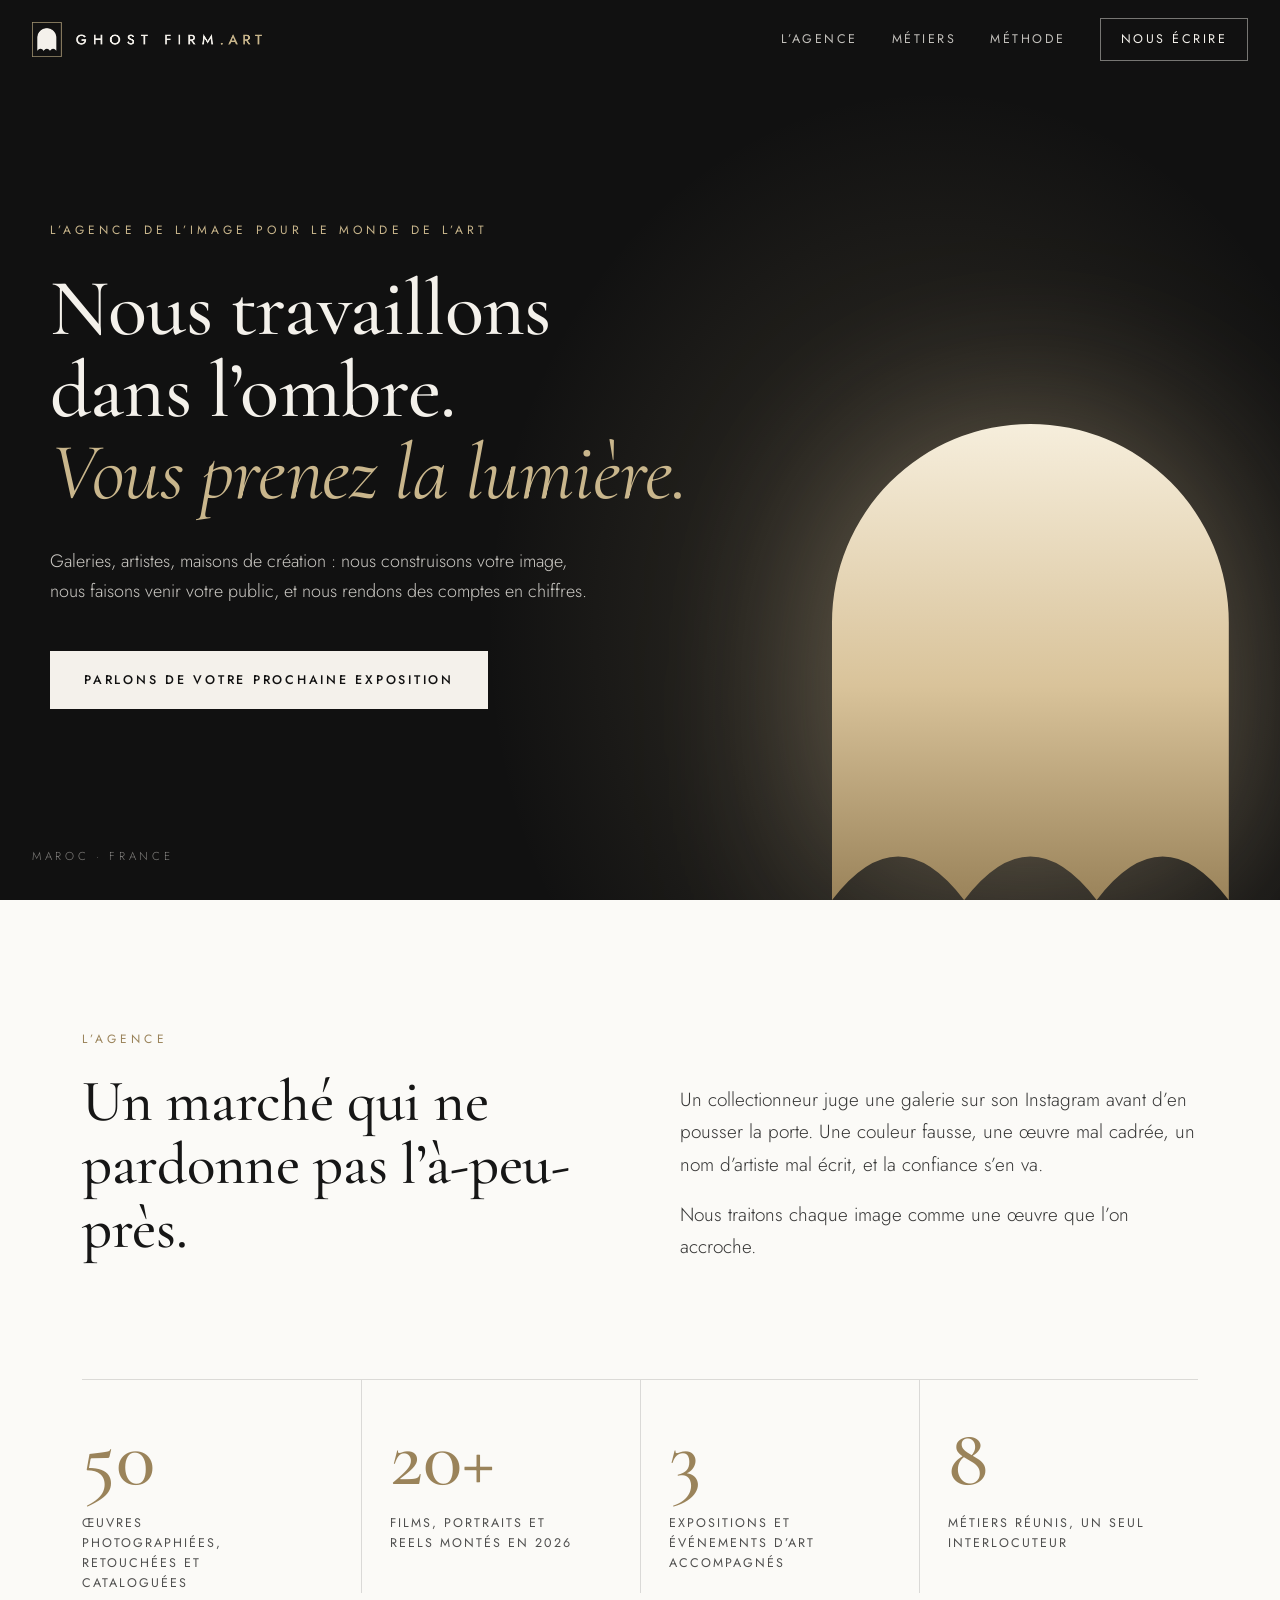
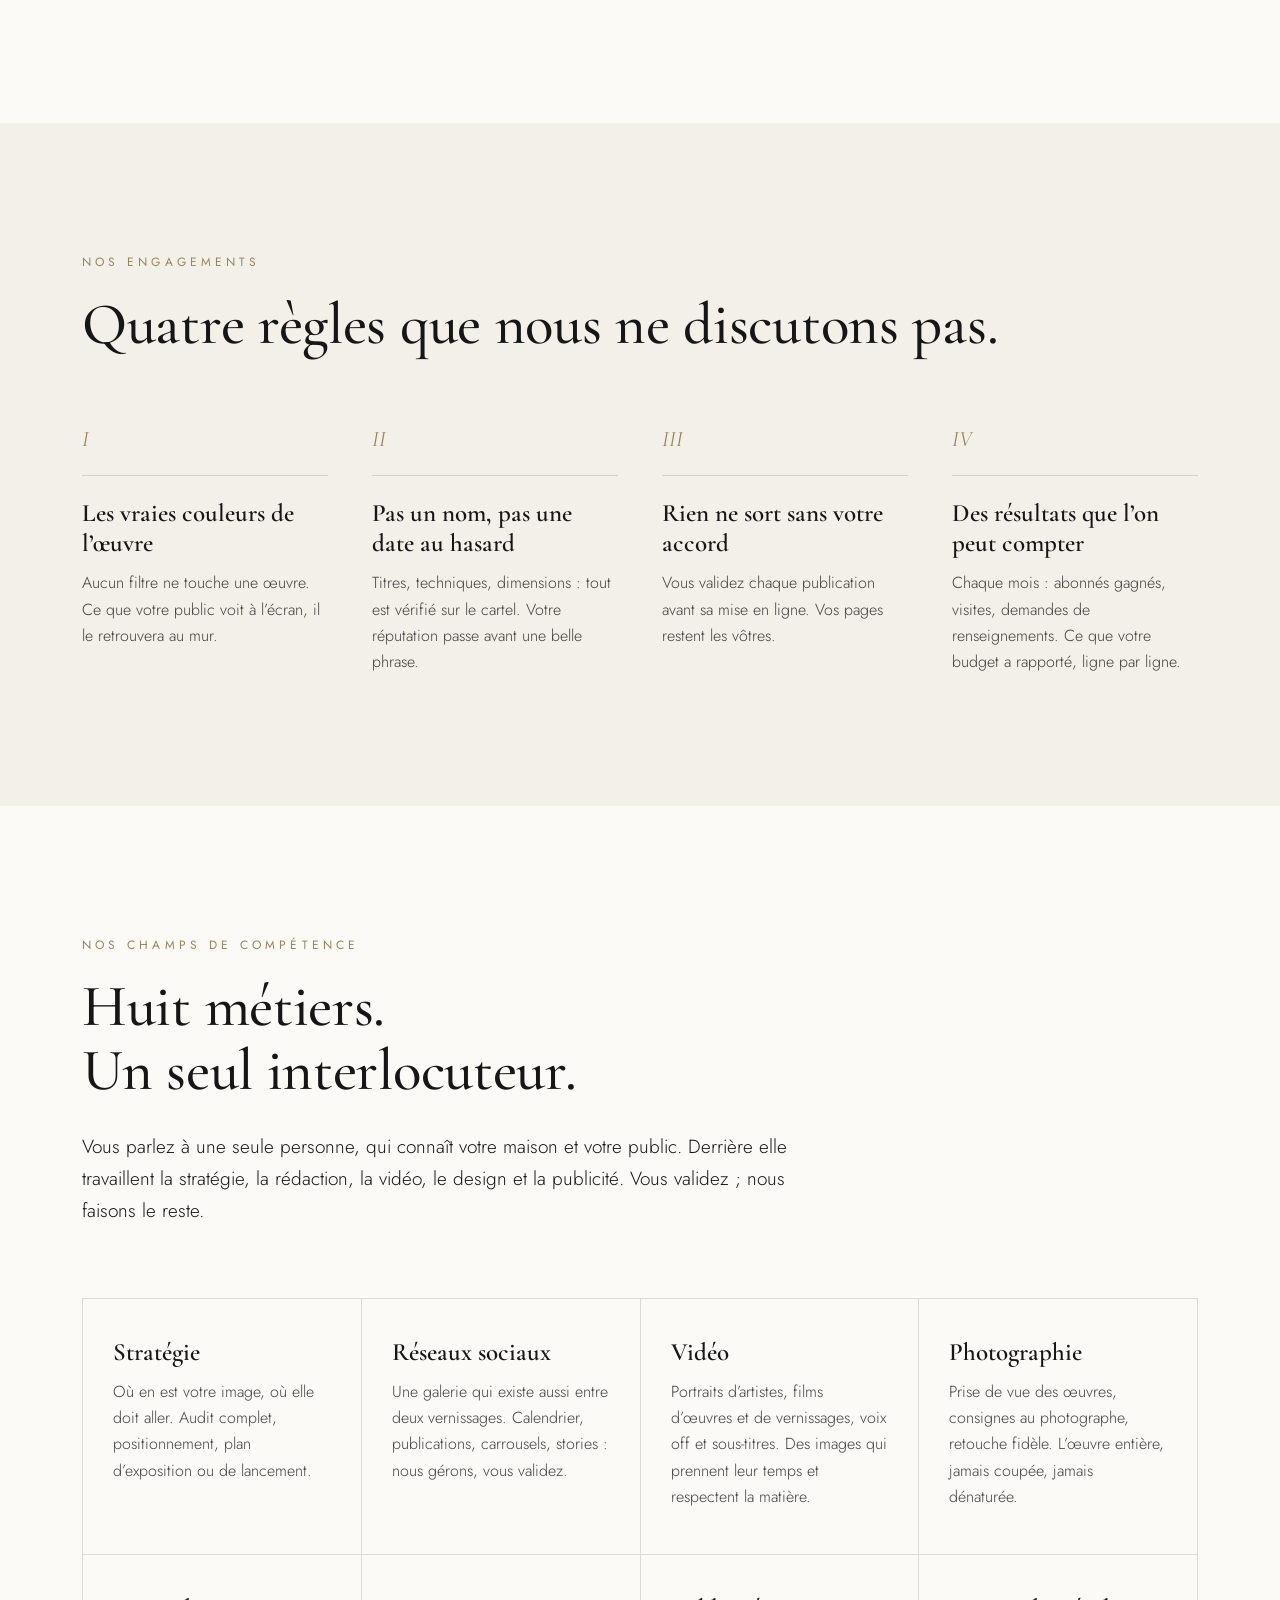
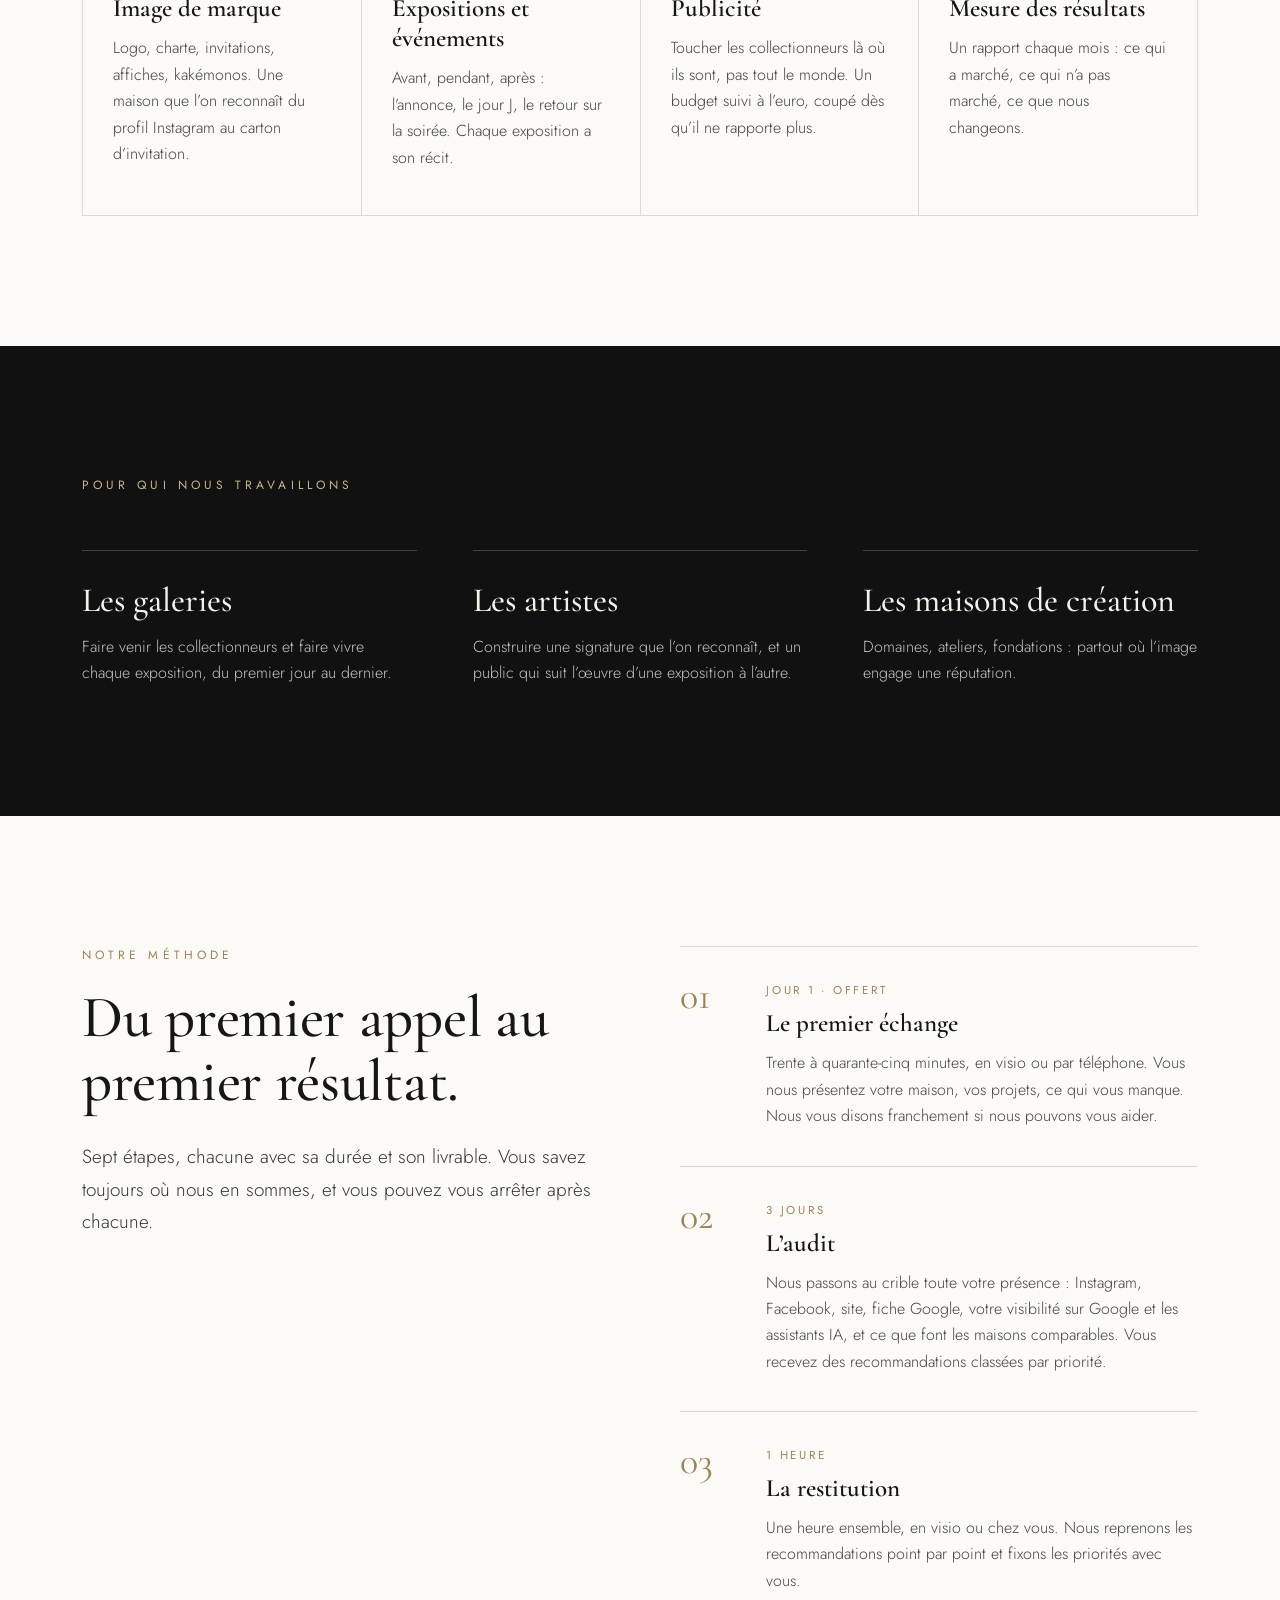
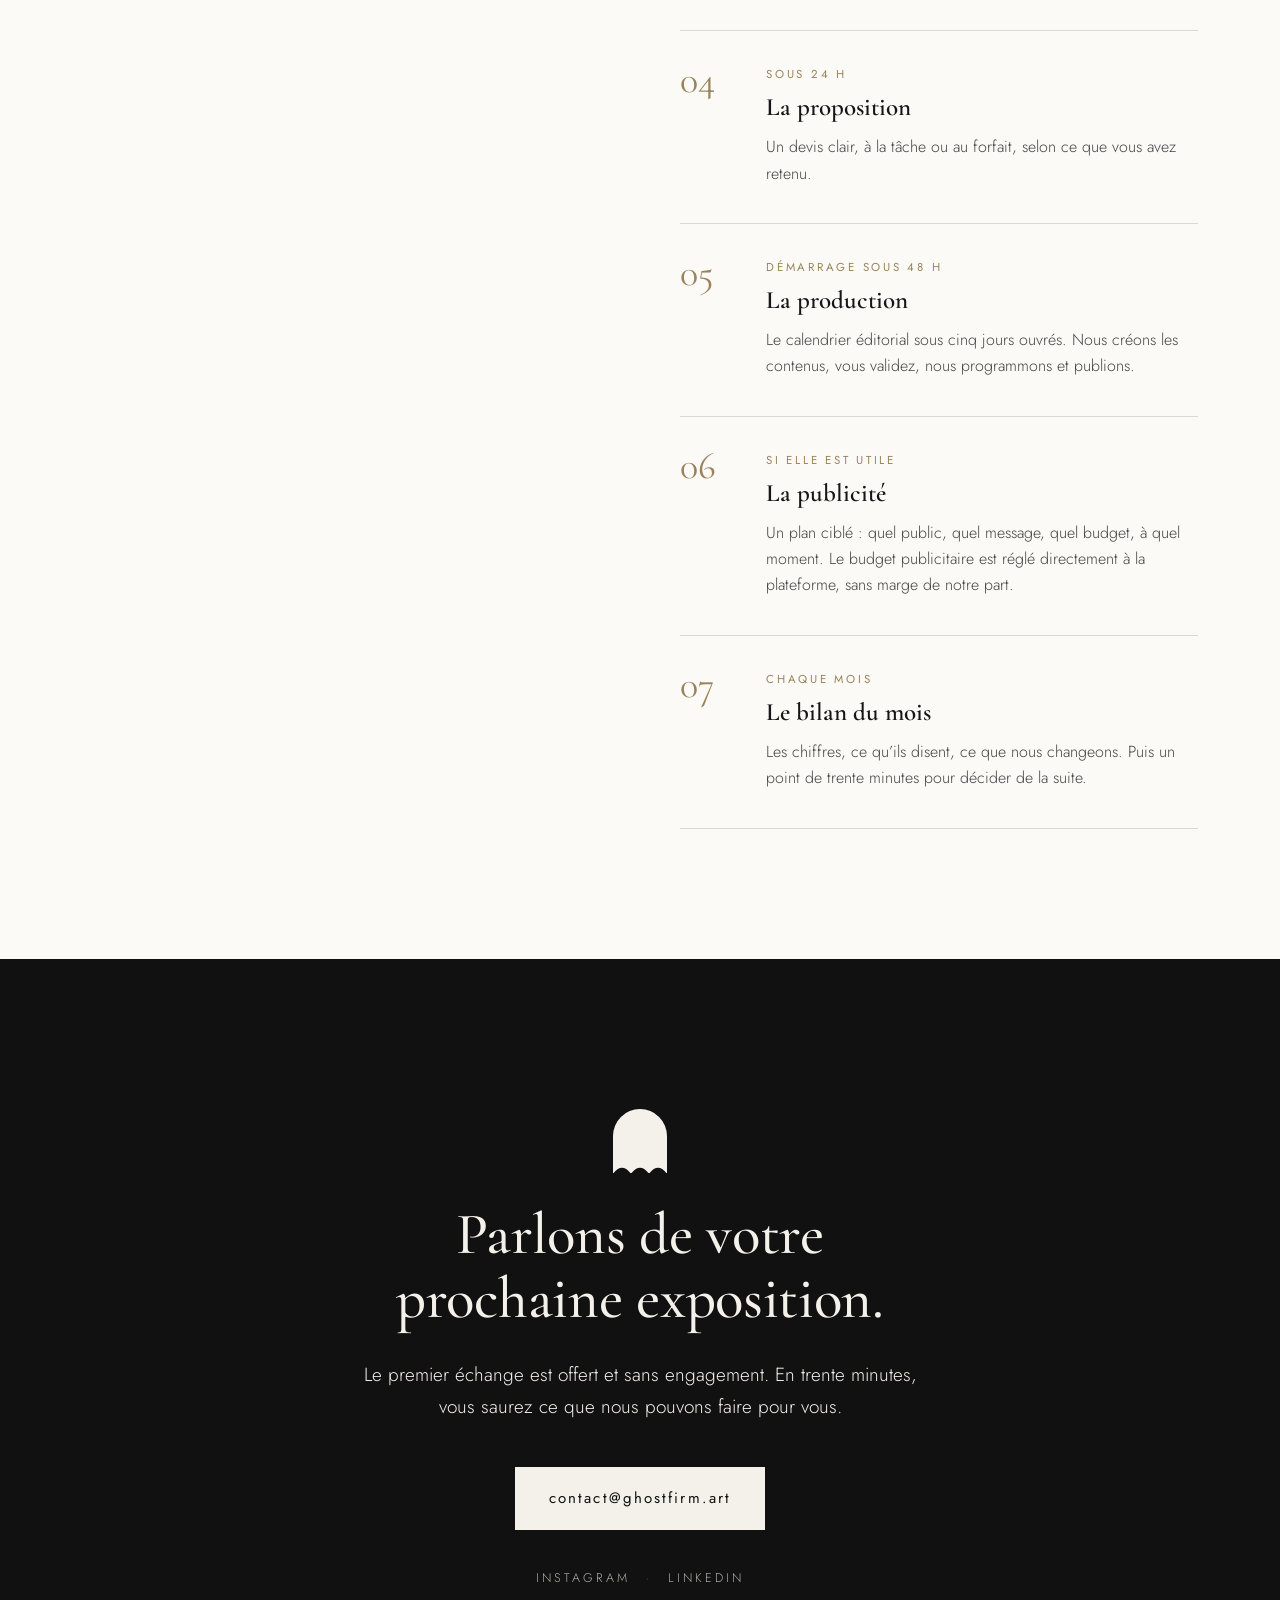
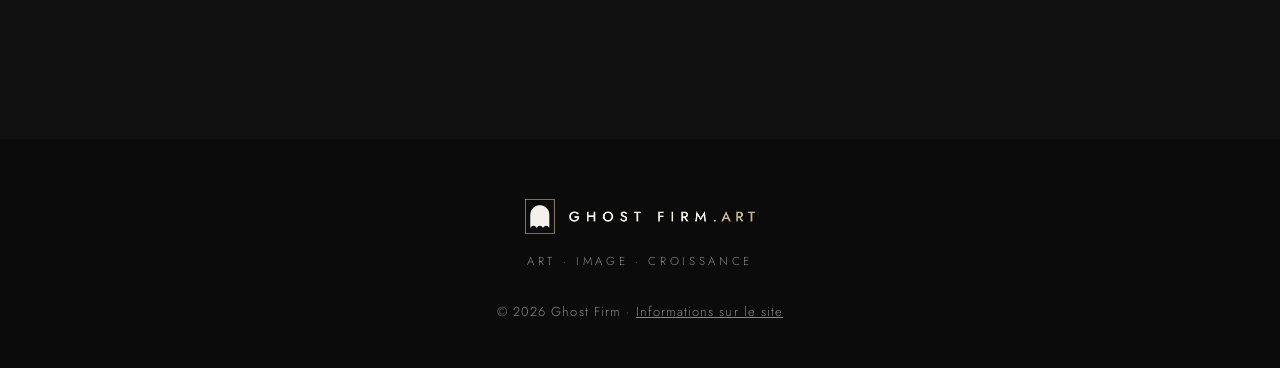
<file: index.html>
<!doctype html>
<html lang="fr">
<head>
<meta charset="utf-8">
<meta name="viewport" content="width=device-width, initial-scale=1">
<title>Ghost Firm · L’agence de l’image pour le monde de l’art</title>
<meta name="description" content="Ghost Firm est une agence de communication dédiée au monde de l’art. Galeries, artistes, maisons de création : nous construisons leur image et faisons venir leur public.">
<meta property="og:title" content="Ghost Firm · L’agence de l’image pour le monde de l’art">
<meta property="og:description" content="Nous travaillons dans l’ombre. Vous prenez la lumière.">
<meta property="og:type" content="website">
<meta property="og:image" content="assets/profil.png">
<meta name="theme-color" content="#111111">
<link rel="icon" href="assets/favicon.png" type="image/png">
<link rel="stylesheet" href="assets/fonts/fonts.css">
<link rel="stylesheet" href="assets/style.css">
</head>
<body>

<header class="nav" id="nav">
  <a href="#top" class="nav-logo" aria-label="Ghost Firm, retour en haut"><img src="assets/logo-blanc.png" alt="Ghost Firm" width="230" height="35"></a>
  <nav aria-label="Navigation principale">
    <a href="#agence">L’agence</a>
    <a href="#metiers">Métiers</a>
    <a href="#methode">Méthode</a>
    <a href="#contact" class="nav-cta">Nous écrire</a>
  </nav>
</header>

<main id="top">

<section class="hero">
  <div class="hero-arch" aria-hidden="true">
    <svg viewBox="0 0 100 120" preserveAspectRatio="xMidYMax meet">
      <defs>
        <linearGradient id="lum" x1="0" y1="0" x2="0" y2="1">
          <stop offset="0" stop-color="#F6EEDC"/>
          <stop offset=".55" stop-color="#D9C39A"/>
          <stop offset="1" stop-color="#9A835A"/>
        </linearGradient>
      </defs>
      <path d="M0,120 V50 A50,50 0 0 1 100,50 V120 Q83.3,98 66.7,120 Q50,98 33.3,120 Q16.7,98 0,120 Z" fill="url(#lum)"/>
    </svg>
  </div>
  <div class="hero-text">
    <p class="eyebrow">L’agence de l’image pour le monde de l’art</p>
    <h1>Nous travaillons<br>dans l’ombre.<br><em>Vous prenez la lumière.</em></h1>
    <p class="hero-sub">Galeries, artistes, maisons de création : nous construisons votre image, nous faisons venir votre public, et nous rendons des comptes en chiffres.</p>
    <a class="btn" href="#contact">Parlons de votre prochaine exposition</a>
  </div>
  <p class="hero-foot">Maroc · France</p>
</section>

<section class="sec" id="agence">
  <div class="wrap two">
    <div class="reveal">
      <p class="eyebrow dark">L’agence</p>
      <h2>Un marché qui ne pardonne pas l’à-peu-près.</h2>
    </div>
    <div class="reveal">
      <p class="lead">Un collectionneur juge une galerie sur son Instagram avant d’en pousser la porte. Une couleur fausse, une œuvre mal cadrée, un nom d’artiste mal écrit, et la confiance s’en va.</p>
      <p class="lead">Nous traitons chaque image comme une œuvre que l’on accroche.</p>
    </div>
  </div>
  <div class="wrap">
    <ul class="stats reveal">
      <li><b>50</b><span>œuvres photographiées, retouchées et cataloguées</span></li>
      <li><b>20+</b><span>films, portraits et reels montés en 2026</span></li>
      <li><b>3</b><span>expositions et événements d’art accompagnés</span></li>
      <li><b>8</b><span>métiers réunis, un seul interlocuteur</span></li>
    </ul>
  </div>
</section>

<section class="sec tint" id="engagements">
  <div class="wrap">
    <p class="eyebrow dark reveal">Nos engagements</p>
    <h2 class="reveal">Quatre règles que nous ne discutons pas.</h2>
    <div class="grid4">
      <article class="reveal"><span class="num">I</span><h3>Les vraies couleurs de l’œuvre</h3><p>Aucun filtre ne touche une œuvre. Ce que votre public voit à l’écran, il le retrouvera au mur.</p></article>
      <article class="reveal"><span class="num">II</span><h3>Pas un nom, pas une date au hasard</h3><p>Titres, techniques, dimensions : tout est vérifié sur le cartel. Votre réputation passe avant une belle phrase.</p></article>
      <article class="reveal"><span class="num">III</span><h3>Rien ne sort sans votre accord</h3><p>Vous validez chaque publication avant sa mise en ligne. Vos pages restent les vôtres.</p></article>
      <article class="reveal"><span class="num">IV</span><h3>Des résultats que l’on peut compter</h3><p>Chaque mois : abonnés gagnés, visites, demandes de renseignements. Ce que votre budget a rapporté, ligne par ligne.</p></article>
    </div>
  </div>
</section>

<section class="sec" id="metiers">
  <div class="wrap">
    <p class="eyebrow dark reveal">Nos champs de compétence</p>
    <h2 class="reveal">Huit métiers.<br>Un seul interlocuteur.</h2>
    <p class="lead narrow reveal">Vous parlez à une seule personne, qui connaît votre maison et votre public. Derrière elle travaillent la stratégie, la rédaction, la vidéo, le design et la publicité. Vous validez ; nous faisons le reste.</p>
    <div class="metiers">
      <article class="reveal"><h3>Stratégie</h3><p>Où en est votre image, où elle doit aller. Audit complet, positionnement, plan d’exposition ou de lancement.</p></article>
      <article class="reveal"><h3>Réseaux sociaux</h3><p>Une galerie qui existe aussi entre deux vernissages. Calendrier, publications, carrousels, stories : nous gérons, vous validez.</p></article>
      <article class="reveal"><h3>Vidéo</h3><p>Portraits d’artistes, films d’œuvres et de vernissages, voix off et sous-titres. Des images qui prennent leur temps et respectent la matière.</p></article>
      <article class="reveal"><h3>Photographie</h3><p>Prise de vue des œuvres, consignes au photographe, retouche fidèle. L’œuvre entière, jamais coupée, jamais dénaturée.</p></article>
      <article class="reveal"><h3>Image de marque</h3><p>Logo, charte, invitations, affiches, kakémonos. Une maison que l’on reconnaît du profil Instagram au carton d’invitation.</p></article>
      <article class="reveal"><h3>Expositions et événements</h3><p>Avant, pendant, après : l’annonce, le jour J, le retour sur la soirée. Chaque exposition a son récit.</p></article>
      <article class="reveal"><h3>Publicité</h3><p>Toucher les collectionneurs là où ils sont, pas tout le monde. Un budget suivi à l’euro, coupé dès qu’il ne rapporte plus.</p></article>
      <article class="reveal"><h3>Mesure des résultats</h3><p>Un rapport chaque mois : ce qui a marché, ce qui n’a pas marché, ce que nous changeons.</p></article>
    </div>
  </div>
</section>

<section class="sec dark" id="pour-qui">
  <div class="wrap">
    <p class="eyebrow reveal">Pour qui nous travaillons</p>
    <div class="grid3">
      <article class="reveal"><h3>Les galeries</h3><p>Faire venir les collectionneurs et faire vivre chaque exposition, du premier jour au dernier.</p></article>
      <article class="reveal"><h3>Les artistes</h3><p>Construire une signature que l’on reconnaît, et un public qui suit l’œuvre d’une exposition à l’autre.</p></article>
      <article class="reveal"><h3>Les maisons de création</h3><p>Domaines, ateliers, fondations : partout où l’image engage une réputation.</p></article>
    </div>
  </div>
</section>

<section class="sec" id="methode">
  <div class="wrap two">
    <div class="sticky reveal">
      <p class="eyebrow dark">Notre méthode</p>
      <h2>Du premier appel au premier résultat.</h2>
      <p class="lead">Sept étapes, chacune avec sa durée et son livrable. Vous savez toujours où nous en sommes, et vous pouvez vous arrêter après chacune.</p>
    </div>
    <ol class="steps">
      <li class="reveal"><span class="when">Jour 1 · offert</span><h3>Le premier échange</h3><p>Trente à quarante-cinq minutes, en visio ou par téléphone. Vous nous présentez votre maison, vos projets, ce qui vous manque. Nous vous disons franchement si nous pouvons vous aider.</p></li>
      <li class="reveal"><span class="when">3 jours</span><h3>L’audit</h3><p>Nous passons au crible toute votre présence : Instagram, Facebook, site, fiche Google, votre visibilité sur Google et les assistants IA, et ce que font les maisons comparables. Vous recevez des recommandations classées par priorité.</p></li>
      <li class="reveal"><span class="when">1 heure</span><h3>La restitution</h3><p>Une heure ensemble, en visio ou chez vous. Nous reprenons les recommandations point par point et fixons les priorités avec vous.</p></li>
      <li class="reveal"><span class="when">Sous 24 h</span><h3>La proposition</h3><p>Un devis clair, à la tâche ou au forfait, selon ce que vous avez retenu.</p></li>
      <li class="reveal"><span class="when">Démarrage sous 48 h</span><h3>La production</h3><p>Le calendrier éditorial sous cinq jours ouvrés. Nous créons les contenus, vous validez, nous programmons et publions.</p></li>
      <li class="reveal"><span class="when">Si elle est utile</span><h3>La publicité</h3><p>Un plan ciblé : quel public, quel message, quel budget, à quel moment. Le budget publicitaire est réglé directement à la plateforme, sans marge de notre part.</p></li>
      <li class="reveal"><span class="when">Chaque mois</span><h3>Le bilan du mois</h3><p>Les chiffres, ce qu’ils disent, ce que nous changeons. Puis un point de trente minutes pour décider de la suite.</p></li>
    </ol>
  </div>
</section>

<section class="sec dark contact" id="contact">
  <div class="wrap center">
    <svg class="contact-arch" viewBox="0 0 100 120" aria-hidden="true"><path d="M0,120 V50 A50,50 0 0 1 100,50 V120 Q83.3,98 66.7,120 Q50,98 33.3,120 Q16.7,98 0,120 Z" fill="#F4F1EB"/></svg>
    <h2 class="reveal">Parlons de votre<br>prochaine exposition.</h2>
    <p class="lead reveal">Le premier échange est offert et sans engagement. En trente minutes, vous saurez ce que nous pouvons faire pour vous.</p>
    <a class="btn light reveal" href="mailto:contact@ghostfirm.art?subject=Premier%20%C3%A9change">contact@ghostfirm.art</a>
    <p class="socials reveal"><a href="https://www.instagram.com/ghost.firm" rel="noopener">Instagram</a><span>·</span><a href="https://www.linkedin.com/company/ghostfirm" rel="noopener">LinkedIn</a></p>
  </div>
</section>

</main>

<footer class="foot">
  <img src="assets/logo-blanc.png" alt="Ghost Firm" width="230" height="35">
  <p>Art · Image · Croissance</p>
  <p class="small">© 2026 Ghost Firm · <a href="mentions.html">Informations sur le site</a></p>
</footer>

<script>
(function(){
  var nav=document.getElementById('nav');
  addEventListener('scroll',function(){nav.classList.toggle('solid',scrollY>40)},{passive:true});
  var els=document.querySelectorAll('.reveal');
  if(!('IntersectionObserver' in window)||matchMedia('(prefers-reduced-motion: reduce)').matches){els.forEach(function(e){e.classList.add('in')});return}
  var io=new IntersectionObserver(function(es){es.forEach(function(e){if(e.isIntersecting){e.target.classList.add('in');io.unobserve(e.target)}})},{threshold:.12});
  els.forEach(function(e){io.observe(e)});
})();
</script>
</body>
</html>
</file>
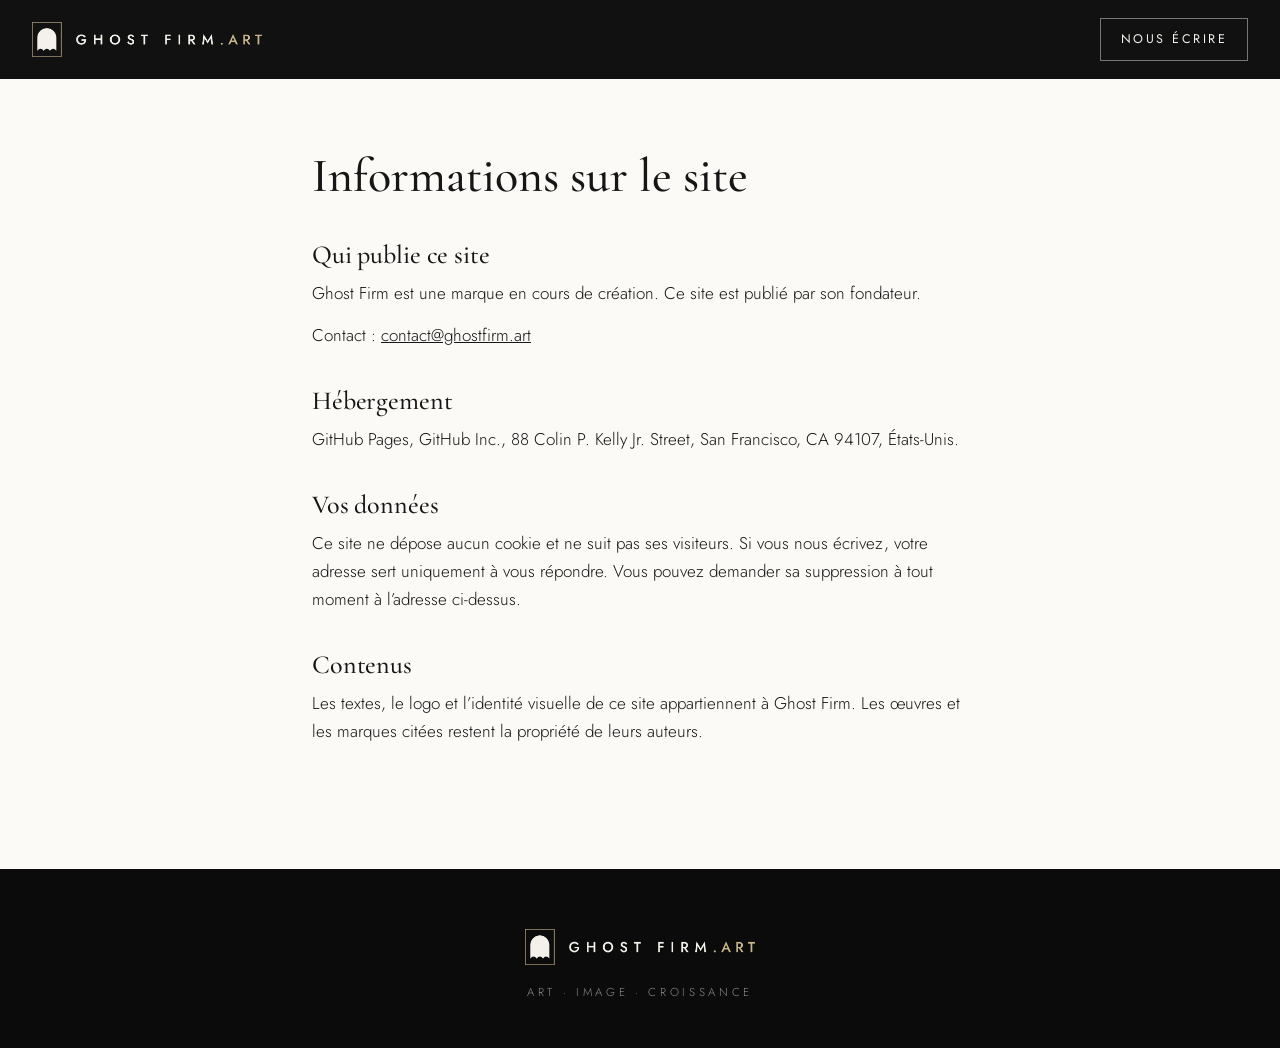
<file: mentions.html>
<!doctype html>
<html lang="fr">
<head>
<meta charset="utf-8">
<meta name="viewport" content="width=device-width, initial-scale=1">
<title>Informations sur le site · Ghost Firm</title>
<meta name="robots" content="noindex">
<link rel="icon" href="assets/favicon.png" type="image/png">
<link rel="stylesheet" href="assets/fonts/fonts.css">
<link rel="stylesheet" href="assets/style.css">
</head>
<body>
<header class="nav fixed-dark">
  <a href="index.html" class="nav-logo" aria-label="Ghost Firm, accueil"><img src="assets/logo-blanc.png" alt="Ghost Firm" width="230" height="35"></a>
  <nav><a href="index.html#contact" class="nav-cta">Nous écrire</a></nav>
</header>
<main class="page">
  <h1>Informations sur le site</h1>
  <h2>Qui publie ce site</h2>
  <p>Ghost Firm est une marque en cours de création. Ce site est publié par son fondateur.</p>
  <p>Contact : <a href="mailto:contact@ghostfirm.art">contact@ghostfirm.art</a></p>
  <h2>Hébergement</h2>
  <p>GitHub Pages, GitHub Inc., 88 Colin P. Kelly Jr. Street, San Francisco, CA 94107, États-Unis.</p>
  <h2>Vos données</h2>
  <p>Ce site ne dépose aucun cookie et ne suit pas ses visiteurs. Si vous nous écrivez, votre adresse sert uniquement à vous répondre. Vous pouvez demander sa suppression à tout moment à l’adresse ci-dessus.</p>
  <h2>Contenus</h2>
  <p>Les textes, le logo et l’identité visuelle de ce site appartiennent à Ghost Firm. Les œuvres et les marques citées restent la propriété de leurs auteurs.</p>
</main>
<footer class="foot">
  <img src="assets/logo-blanc.png" alt="Ghost Firm" width="230" height="35">
  <p>Art · Image · Croissance</p>
</footer>
</body>
</html>
</file>
<file: assets/fonts/fonts.css>
@font-face {
  font-family: 'Cormorant Garamond';
  font-style: italic;
  font-weight: 400;
  font-display: swap;
  src: url(f0.woff2) format('woff2');
  unicode-range: U+0000-00FF, U+0131, U+0152-0153, U+02BB-02BC, U+02C6, U+02DA, U+02DC, U+0304, U+0308, U+0329, U+2000-206F, U+20AC, U+2122, U+2191, U+2193, U+2212, U+2215, U+FEFF, U+FFFD;
}
@font-face {
  font-family: 'Cormorant Garamond';
  font-style: italic;
  font-weight: 500;
  font-display: swap;
  src: url(f1.woff2) format('woff2');
  unicode-range: U+0000-00FF, U+0131, U+0152-0153, U+02BB-02BC, U+02C6, U+02DA, U+02DC, U+0304, U+0308, U+0329, U+2000-206F, U+20AC, U+2122, U+2191, U+2193, U+2212, U+2215, U+FEFF, U+FFFD;
}
@font-face {
  font-family: 'Cormorant Garamond';
  font-style: normal;
  font-weight: 400;
  font-display: swap;
  src: url(f2.woff2) format('woff2');
  unicode-range: U+0000-00FF, U+0131, U+0152-0153, U+02BB-02BC, U+02C6, U+02DA, U+02DC, U+0304, U+0308, U+0329, U+2000-206F, U+20AC, U+2122, U+2191, U+2193, U+2212, U+2215, U+FEFF, U+FFFD;
}
@font-face {
  font-family: 'Cormorant Garamond';
  font-style: normal;
  font-weight: 500;
  font-display: swap;
  src: url(f3.woff2) format('woff2');
  unicode-range: U+0000-00FF, U+0131, U+0152-0153, U+02BB-02BC, U+02C6, U+02DA, U+02DC, U+0304, U+0308, U+0329, U+2000-206F, U+20AC, U+2122, U+2191, U+2193, U+2212, U+2215, U+FEFF, U+FFFD;
}
@font-face {
  font-family: 'Cormorant Garamond';
  font-style: normal;
  font-weight: 600;
  font-display: swap;
  src: url(f4.woff2) format('woff2');
  unicode-range: U+0000-00FF, U+0131, U+0152-0153, U+02BB-02BC, U+02C6, U+02DA, U+02DC, U+0304, U+0308, U+0329, U+2000-206F, U+20AC, U+2122, U+2191, U+2193, U+2212, U+2215, U+FEFF, U+FFFD;
}
@font-face {
  font-family: 'Jost';
  font-style: normal;
  font-weight: 300;
  font-display: swap;
  src: url(f5.woff2) format('woff2');
  unicode-range: U+0000-00FF, U+0131, U+0152-0153, U+02BB-02BC, U+02C6, U+02DA, U+02DC, U+0304, U+0308, U+0329, U+2000-206F, U+20AC, U+2122, U+2191, U+2193, U+2212, U+2215, U+FEFF, U+FFFD;
}
@font-face {
  font-family: 'Jost';
  font-style: normal;
  font-weight: 400;
  font-display: swap;
  src: url(f6.woff2) format('woff2');
  unicode-range: U+0000-00FF, U+0131, U+0152-0153, U+02BB-02BC, U+02C6, U+02DA, U+02DC, U+0304, U+0308, U+0329, U+2000-206F, U+20AC, U+2122, U+2191, U+2193, U+2212, U+2215, U+FEFF, U+FFFD;
}
@font-face {
  font-family: 'Jost';
  font-style: normal;
  font-weight: 500;
  font-display: swap;
  src: url(f7.woff2) format('woff2');
  unicode-range: U+0000-00FF, U+0131, U+0152-0153, U+02BB-02BC, U+02C6, U+02DA, U+02DC, U+0304, U+0308, U+0329, U+2000-206F, U+20AC, U+2122, U+2191, U+2193, U+2212, U+2215, U+FEFF, U+FFFD;
}
@font-face {
  font-family: 'Jost';
  font-style: normal;
  font-weight: 600;
  font-display: swap;
  src: url(f8.woff2) format('woff2');
  unicode-range: U+0000-00FF, U+0131, U+0152-0153, U+02BB-02BC, U+02C6, U+02DA, U+02DC, U+0304, U+0308, U+0329, U+2000-206F, U+20AC, U+2122, U+2191, U+2193, U+2212, U+2215, U+FEFF, U+FFFD;
}
</file>
<file: assets/style.css>
:root{--ink:#161616;--night:#111;--paper:#FBFAF7;--tint:#F3F0E9;--ivory:#F4F1EB;--gold:#9A835A;--gold-l:#C9B68C;--line:rgba(22,22,22,.14);--serif:'Cormorant Garamond',Georgia,serif;--sans:'Jost',system-ui,sans-serif}
*{box-sizing:border-box;margin:0;padding:0}
html{scroll-behavior:smooth;-webkit-text-size-adjust:100%}
body{font-family:var(--sans);font-weight:300;font-size:17px;line-height:1.65;color:var(--ink);background:var(--paper);-webkit-font-smoothing:antialiased}
a{color:inherit}
img{display:block;max-width:100%;height:auto}
.wrap{max-width:1180px;margin:0 auto;padding:0 32px}
.center{text-align:center}

/* nav */
.nav{position:fixed;inset:0 0 auto 0;z-index:10;display:flex;align-items:center;justify-content:space-between;padding:18px 32px;transition:background .4s,padding .4s}
.nav.solid{background:rgba(17,17,17,.92);backdrop-filter:blur(10px);padding:10px 32px}
.nav-logo img{width:230px;height:auto}
.nav nav{display:flex;align-items:center;gap:34px}
.nav nav a{font-size:12.5px;font-weight:400;letter-spacing:.2em;text-transform:uppercase;text-decoration:none;color:var(--ivory);opacity:.78;transition:opacity .3s}
.nav nav a:hover{opacity:1}
.nav nav .nav-cta{opacity:1;border:1px solid rgba(244,241,235,.45);padding:10px 20px;transition:background .3s,color .3s}
.nav nav .nav-cta:hover{background:var(--ivory);color:var(--night)}

/* hero */
.hero{position:relative;min-height:100vh;min-height:100svh;background:var(--night);color:var(--ivory);display:flex;align-items:center;overflow:hidden;padding:140px 32px 110px}
.hero::before{content:"";position:absolute;right:-8%;bottom:-30%;width:70vw;height:120vh;background:radial-gradient(closest-side,rgba(201,182,140,.20),rgba(201,182,140,0));pointer-events:none}
.hero-arch{position:absolute;right:max(4vw,calc(50% - 620px));bottom:0;width:min(31vw,400px);animation:rise 1.8s cubic-bezier(.2,.7,.2,1) both}
.hero-arch svg{display:block;width:100%;filter:drop-shadow(0 0 90px rgba(217,195,154,.35))}
.hero-text{position:relative;max-width:1180px;width:100%;margin:0 auto}
.hero h1{font-family:var(--serif);font-weight:500;font-size:clamp(44px,6.3vw,92px);line-height:1.02;letter-spacing:-.01em;margin:26px 0 34px;max-width:11.5em;animation:fade 1.2s .2s both}
.hero h1 em{font-style:italic;font-weight:400;color:var(--gold-l)}
.hero-sub{max-width:30em;font-size:18px;opacity:.82;margin-bottom:44px;animation:fade 1.2s .45s both}
.hero .btn{animation:fade 1.2s .65s both}
.hero .eyebrow{animation:fade 1.2s both}
.hero-foot{position:absolute;left:32px;bottom:34px;font-size:11.5px;letter-spacing:.32em;text-transform:uppercase;opacity:.5}
@keyframes fade{from{opacity:0;transform:translateY(18px)}}
@keyframes rise{from{opacity:0;transform:translateY(60px)}}

.eyebrow{font-size:12px;font-weight:400;letter-spacing:.34em;text-transform:uppercase;color:var(--gold-l)}
.eyebrow.dark{color:var(--gold)}
.btn{display:inline-block;font-size:12.5px;font-weight:500;letter-spacing:.22em;text-transform:uppercase;text-decoration:none;color:var(--night);background:var(--ivory);padding:19px 34px;transition:background .3s,transform .3s}
.btn:hover{background:var(--gold-l);transform:translateY(-2px)}
.btn.light{font-size:15px;letter-spacing:.14em;text-transform:none;font-weight:400}

/* sections */
.sec{padding:130px 0}
.sec.tint{background:var(--tint)}
.sec.dark{background:var(--night);color:var(--ivory)}
h2{font-family:var(--serif);font-weight:500;font-size:clamp(36px,4.6vw,62px);line-height:1.08;letter-spacing:-.005em;margin:20px 0 28px}
h3{font-family:var(--serif);font-weight:600;font-size:25px;line-height:1.2;margin-bottom:12px}
.lead{font-size:19px;line-height:1.7;margin-bottom:18px;opacity:.86}
.lead.narrow{max-width:38em}
.two{display:grid;grid-template-columns:1fr 1fr;gap:80px;align-items:start}
.two>div:nth-child(2){padding-top:54px}
.sticky{position:sticky;top:120px}

.stats{list-style:none;display:grid;grid-template-columns:repeat(4,1fr);margin-top:90px;border-top:1px solid var(--line)}
.stats li{padding:38px 28px 0 0}
.stats li+li{padding-left:28px;border-left:1px solid var(--line)}
.stats b{display:block;font-family:var(--serif);font-weight:500;font-size:clamp(58px,6.4vw,92px);line-height:1;color:var(--gold)}
.stats span{display:block;margin-top:14px;font-size:12.5px;font-weight:400;letter-spacing:.16em;text-transform:uppercase;line-height:1.6;opacity:.75;max-width:16em}

.grid4{display:grid;grid-template-columns:repeat(4,1fr);gap:44px;margin-top:64px}
.grid4 .num{display:block;font-family:var(--serif);font-style:italic;font-size:22px;color:var(--gold);padding-bottom:18px;margin-bottom:22px;border-bottom:1px solid var(--line)}
.grid4 p,.metiers p,.grid3 p,.steps p{font-size:16px;opacity:.8}

.metiers{display:grid;grid-template-columns:repeat(4,1fr);margin-top:70px;border-top:1px solid var(--line);border-left:1px solid var(--line)}
.metiers article{padding:38px 30px 44px;border-right:1px solid var(--line);border-bottom:1px solid var(--line);transition:background .4s,color .4s}
.metiers article:hover{background:var(--night);color:var(--ivory)}

.grid3{display:grid;grid-template-columns:repeat(3,1fr);gap:56px;margin-top:54px}
.dark .grid3 article{border-top:1px solid rgba(244,241,235,.22);padding-top:30px}
.dark .grid3 h3{font-size:34px;font-weight:500}
.brands article{background:var(--paper);padding:40px 34px 46px}
.brands h3{font-size:32px;font-weight:500}
.tag{font-size:11.5px!important;font-weight:400;letter-spacing:.24em;text-transform:uppercase;color:var(--gold);opacity:1!important;margin-bottom:18px}

.steps{list-style:none;counter-reset:s}
.steps li{counter-increment:s;position:relative;padding:34px 0 36px 86px;border-top:1px solid var(--line)}
.steps li:last-child{border-bottom:1px solid var(--line)}
.steps li::before{content:"0" counter(s);position:absolute;left:0;top:30px;font-family:var(--serif);font-size:38px;line-height:1;color:var(--gold)}
.when{display:block;font-size:11.5px;font-weight:400;letter-spacing:.24em;text-transform:uppercase;color:var(--gold);margin-bottom:8px}

.contact{padding:150px 0}
.contact-arch{width:54px;margin:0 auto 30px;display:block}
.contact .lead{max-width:30em;margin:0 auto 44px}
.socials{margin-top:38px;font-size:12.5px;letter-spacing:.24em;text-transform:uppercase}
.socials a{text-decoration:none;opacity:.7;transition:opacity .3s}
.socials a:hover{opacity:1}
.socials span{margin:0 16px;opacity:.4}

.foot{background:#0b0b0b;color:var(--ivory);text-align:center;padding:60px 32px 46px}
.foot img{width:230px;height:auto;margin:0 auto 18px}
.foot p{font-size:11.5px;letter-spacing:.32em;text-transform:uppercase;opacity:.55}
.foot .small{margin-top:30px;letter-spacing:.08em;text-transform:none;font-size:13px}

.reveal{opacity:0;transform:translateY(26px);transition:opacity 1s cubic-bezier(.2,.7,.2,1),transform 1s cubic-bezier(.2,.7,.2,1)}
.reveal.in{opacity:1;transform:none}
.grid4 .reveal:nth-child(2),.grid3 .reveal:nth-child(2),.metiers .reveal:nth-child(4n+2){transition-delay:.1s}
.grid4 .reveal:nth-child(3),.grid3 .reveal:nth-child(3),.metiers .reveal:nth-child(4n+3){transition-delay:.2s}
.grid4 .reveal:nth-child(4),.metiers .reveal:nth-child(4n+4){transition-delay:.3s}

/* page simple */
.page{max-width:720px;margin:0 auto;padding:150px 32px 110px}
.page h1{font-family:var(--serif);font-weight:500;font-size:48px;line-height:1.1;margin-bottom:34px}
.page h2{font-size:26px;margin:38px 0 10px}
.page p{margin-bottom:14px}
.nav.fixed-dark{background:var(--night)}

@media (max-width:1000px){
  .grid4,.metiers{grid-template-columns:repeat(2,1fr)}
  .two{grid-template-columns:1fr;gap:20px}
  .two>div:nth-child(2){padding-top:0}
  .sticky{position:static}
  .hero-arch{opacity:.5;width:46vw}
}
@media (max-width:720px){
  body{font-size:16px}
  .wrap{padding:0 22px}
  .nav{padding:14px 16px}.nav.solid{padding:8px 16px}
  .nav nav a:not(.nav-cta){display:none}
  .nav-logo img{width:170px}
  .nav nav .nav-cta{padding:9px 14px;font-size:11px}
  .hero{padding:120px 22px 100px;align-items:flex-end}
  .hero-arch{right:-12vw;width:78vw;opacity:.28}
  .hero-foot{left:22px;bottom:26px}
  .hero-sub{font-size:16.5px}
  .btn{padding:17px 22px;font-size:11.5px;letter-spacing:.16em}
  .btn.light{font-size:14px}
  .sec{padding:84px 0}.contact{padding:100px 0}
  .lead{font-size:17.5px}
  .stats{grid-template-columns:1fr 1fr;margin-top:56px}
  .stats li,.stats li+li{padding:28px 14px 6px 0;border-left:0}
  .grid4,.grid3{grid-template-columns:1fr;gap:38px}
  .metiers{grid-template-columns:1fr}
  .metiers article{padding:28px 22px 32px}
  .steps li{padding-left:62px}
  .steps li::before{font-size:30px}
  .page{padding-top:120px}.page h1{font-size:38px}
}
@media (prefers-reduced-motion:reduce){*{animation:none!important;transition:none!important}html{scroll-behavior:auto}}
</file>
